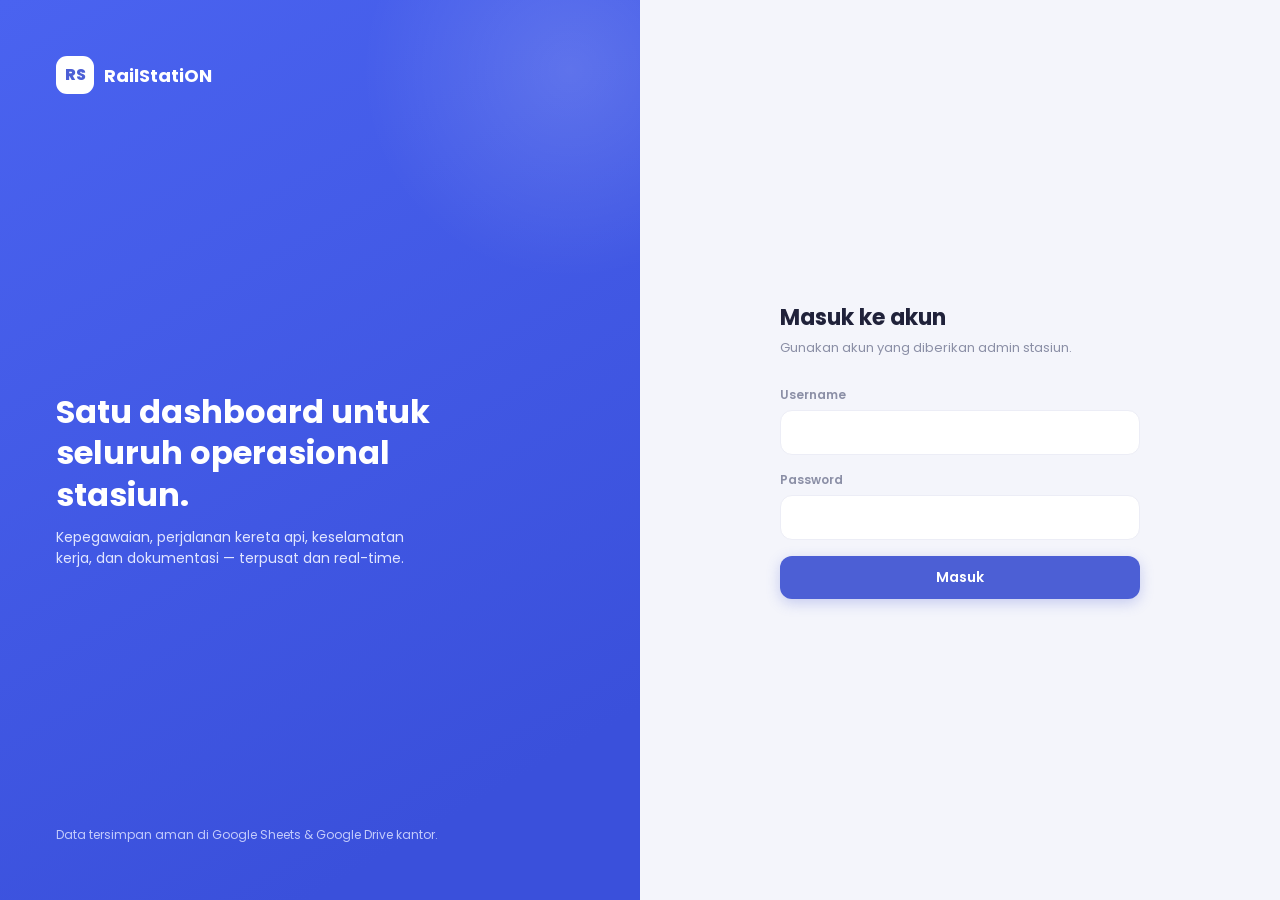
<file: index.html>
<!DOCTYPE html>
<html lang="id">
<head>
<meta charset="UTF-8">
<meta name="viewport" content="width=device-width, initial-scale=1.0">
<title>Masuk — RailStatiON</title>
<link rel="preconnect" href="https://fonts.googleapis.com">
<link href="https://fonts.googleapis.com/css2?family=Poppins:wght@400;500;600;700;800&display=swap" rel="stylesheet">
<link rel="stylesheet" href="css/style.css">
</head>
<body>

<div class="login-shell">
  <aside class="login-aside">
    <div class="brand"><div class="mark">RS</div><span>RailStatiON</span></div>
    <div>
      <h1>Satu dashboard untuk seluruh operasional stasiun.</h1>
      <p class="desc">Kepegawaian, perjalanan kereta api, keselamatan kerja, dan dokumentasi — terpusat dan real-time.</p>
    </div>
    <div class="footnote">Data tersimpan aman di Google Sheets &amp; Google Drive kantor.</div>
  </aside>

  <main class="login-main">
    <div class="login-card">
      <h2>Masuk ke akun</h2>
      <p class="sub">Gunakan akun yang diberikan admin stasiun.</p>

      <div class="error-msg" id="errorMsg"></div>

      <form id="loginForm">
        <div class="field">
          <label for="username">Username</label>
          <input type="text" id="username" autocomplete="username" required>
        </div>
        <div class="field">
          <label for="password">Password</label>
          <input type="password" id="password" autocomplete="current-password" required>
        </div>
        <button type="submit" class="btn btn-primary full" id="loginBtn">Masuk</button>
      </form>
    </div>
  </main>
</div>

<script src="js/api.js"></script>
<script>
const form = document.getElementById('loginForm');
const errorMsg = document.getElementById('errorMsg');
const loginBtn = document.getElementById('loginBtn');

(async () => {
  if (API.getToken()) {
    const check = await API.checkSession();
    if (check.ok) window.location.href = 'dashboard.html';
  }
})();

form.addEventListener('submit', async (e) => {
  e.preventDefault();
  errorMsg.classList.remove('show');
  loginBtn.disabled = true;
  loginBtn.textContent = 'Memproses...';

  const username = document.getElementById('username').value.trim();
  const password = document.getElementById('password').value;

  try {
    const result = await API.login(username, password);
    if (result.ok) window.location.href = 'dashboard.html';
    else showError(result.error || 'Login gagal');
  } catch (err) {
    showError('Tidak bisa terhubung ke server. Coba lagi.');
  } finally {
    loginBtn.disabled = false;
    loginBtn.textContent = 'Masuk';
  }
});

function showError(msg) {
  errorMsg.textContent = msg;
  errorMsg.classList.add('show');
}
</script>
</body>
</html>
</file>
<file: css/style.css>
:root {
  --primary: #4C5FD5;
  --primary-dark: #3B4BB8;
  --primary-light: #EEF0FE;
  --bg: #F4F5FB;
  --card: #FFFFFF;
  --border: #ECEDF6;
  --text: #20223A;
  --text-muted: #8B8FA6;
  --text-soft: #B7BAD1;
  --blue: #3E8EF7; --blue-bg: #E9F2FE;
  --purple: #8B5CF6; --purple-bg: #F1EBFE;
  --orange: #FF9F43; --orange-bg: #FFF1E1;
  --green: #1FBE72; --green-bg: #E5FAF0;
  --red: #F5365C; --red-bg: #FDE9ED;
  --teal: #17B8C4; --teal-bg: #E6F9FA;

  --sidebar-1: #4A63F0;
  --sidebar-2: #3A50DB;
  --sidebar-text: rgba(255,255,255,0.82);
  --sidebar-text-active: var(--primary);
  --sidebar-active-bg: #FFFFFF;
  --sidebar-hover-bg: rgba(255,255,255,0.14);
  --sidebar-border: rgba(255,255,255,0.18);

  --radius: 20px;
  --radius-sm: 12px;
  --shadow: 0 6px 24px rgba(23, 26, 51, 0.07);
  --shadow-sm: 0 2px 10px rgba(23, 26, 51, 0.05);
  --font: 'Poppins', -apple-system, BlinkMacSystemFont, 'Segoe UI', sans-serif;
}

* { box-sizing: border-box; margin: 0; padding: 0; }
body { font-family: var(--font); background: var(--bg); color: var(--text); font-size: 14px; line-height: 1.5; }

/* Default icon sizing — any inline <svg> inside these wrappers inherits color via currentColor */
.icon svg, .tab-icon svg, .icon-badge svg { width: 20px; height: 20px; stroke: currentColor; display: block; }

/* ============ LOGIN ============ */
.login-shell { min-height: 100vh; display: grid; grid-template-columns: 1fr 1fr; }
@media (max-width: 780px) { .login-shell { grid-template-columns: 1fr; } .login-aside { display: none; } }
.login-aside {
  background: linear-gradient(150deg, var(--sidebar-1), var(--sidebar-2) 85%);
  color: #fff; padding: 56px; display: flex; flex-direction: column; justify-content: space-between;
  position: relative; overflow: hidden;
}
.login-aside::before {
  content: ''; position: absolute; width: 420px; height: 420px; border-radius: 50%;
  background: radial-gradient(circle, rgba(255,255,255,0.14), transparent 70%);
  top: -140px; right: -140px;
}
.login-aside .brand { display: flex; align-items: center; gap: 10px; font-weight: 700; font-size: 18px; position: relative; }
.login-aside .brand .mark {
  width: 38px; height: 38px; border-radius: 11px; background: #fff; color: var(--primary);
  display: flex; align-items: center; justify-content: center; font-weight: 800; font-size: 16px;
}
.login-aside h1 { font-size: 32px; font-weight: 700; line-height: 1.3; max-width: 420px; margin-top: 40px; position: relative; }
.login-aside p.desc { margin-top: 12px; color: #E1E6FF; max-width: 380px; position: relative; }
.login-aside .footnote { font-size: 12px; color: #C3CBFB; position: relative; }
.login-main { display: flex; align-items: center; justify-content: center; padding: 32px; }
.login-card { width: 100%; max-width: 360px; }
.login-card h2 { font-size: 22px; font-weight: 700; margin-bottom: 4px; }
.login-card .sub { color: var(--text-muted); margin-bottom: 28px; font-size: 13px; }

/* ============ FORM ELEMENTS ============ */
.field { margin-bottom: 16px; }
.field label { display: block; font-size: 12px; font-weight: 600; color: var(--text-muted); margin-bottom: 6px; }
.field input, .field select, .field textarea {
  width: 100%; padding: 11px 14px; border: 1.5px solid var(--border); border-radius: var(--radius-sm);
  font-family: var(--font); font-size: 14px; background: #fff; color: var(--text);
}
.field input:focus, .field select:focus, .field textarea:focus {
  outline: none; border-color: var(--primary); box-shadow: 0 0 0 3px var(--primary-light);
}
.grid-stasiun-nama {
  display: grid; grid-template-columns: repeat(auto-fit, minmax(150px, 1fr));
  gap: 0 16px; padding: 16px;
}
.grid-stasiun-nama .field { margin-bottom: 0; }

.btn {
  display: inline-flex; align-items: center; justify-content: center; gap: 6px;
  padding: 11px 20px; border-radius: var(--radius-sm); border: none; font-family: var(--font);
  font-size: 14px; font-weight: 600; cursor: pointer; transition: all 0.15s ease;
}
.btn-primary { background: var(--primary); color: #fff; box-shadow: 0 4px 14px rgba(76, 95, 213, 0.28); }
.btn-primary:hover { background: var(--primary-dark); }
.btn-primary.full { width: 100%; }
.btn-secondary { background: #fff; color: var(--text); border: 1.5px solid var(--border); }
.btn-secondary:hover { background: var(--bg); }
.btn-danger { background: var(--red-bg); color: var(--red); border: none; }
.btn-danger:hover { background: #FADBD8; }
.btn:disabled { opacity: 0.6; cursor: not-allowed; }
.btn-sm { padding: 7px 14px; font-size: 12px; }

.error-msg {
  background: var(--red-bg); color: var(--red); border: 1px solid #F5C6C0;
  padding: 10px 14px; border-radius: var(--radius-sm); font-size: 13px; margin-bottom: 16px; display: none;
}
.error-msg.show { display: block; }

/* ============ APP SHELL ============ */
.app-shell { display: grid; grid-template-columns: 266px 1fr; min-height: 100vh; gap: 18px; padding: 18px; background: var(--bg); }
@media (max-width: 900px) { .app-shell { grid-template-columns: 84px 1fr; padding: 12px; gap: 12px; } .sidebar .label-text { display: none; } .sidebar .brand span { display: none; } .sidebar nav a, .sidebar .bottom button { justify-content: center; } }

.sidebar {
  background: linear-gradient(165deg, var(--sidebar-1), var(--sidebar-2) 90%);
  padding: 24px 16px; display: flex; flex-direction: column; position: relative;
  border-radius: 24px; box-shadow: 0 10px 30px rgba(30, 40, 120, 0.16);
}
.sidebar .brand { display: flex; align-items: center; gap: 10px; padding: 0 8px; margin-bottom: 32px; font-weight: 700; font-size: 17px; color: #fff; }
.sidebar .brand .mark {
  width: 36px; height: 36px; border-radius: 11px; background: #fff; color: var(--primary);
  display: flex; align-items: center; justify-content: center; font-weight: 800; font-size: 15px; flex-shrink: 0;
}
.sidebar .menu-label { font-size: 11px; text-transform: uppercase; letter-spacing: 0.05em; color: var(--sidebar-text); padding: 0 12px; margin: 18px 0 8px; }
.sidebar nav { display: flex; flex-direction: column; gap: 4px; }
.sidebar nav a {
  display: flex; align-items: center; gap: 12px; color: var(--sidebar-text); text-decoration: none;
  padding: 11px 13px; border-radius: 12px; font-size: 13.5px; font-weight: 500; transition: background 0.15s ease, color 0.15s ease, box-shadow 0.15s ease;
}
.sidebar nav a .icon { width: 20px; text-align: center; flex-shrink: 0; color: inherit; }
.sidebar nav a:hover { background: var(--sidebar-hover-bg); color: #fff; }
.sidebar nav a.active { background: var(--sidebar-active-bg); color: var(--sidebar-text-active); box-shadow: 0 6px 16px rgba(20, 24, 70, 0.22); font-weight: 600; }
.sidebar .bottom { margin-top: auto; border-top: 1px solid var(--sidebar-border); padding-top: 16px; }
.sidebar .bottom button {
  width: 100%; display: flex; align-items: center; gap: 12px; background: none; border: none;
  color: var(--sidebar-text); padding: 11px 13px; border-radius: 12px; font-size: 13.5px;
  cursor: pointer; font-family: var(--font); text-align: left;
}
.sidebar .bottom button:hover { background: rgba(255,255,255,0.16); color: #fff; }

.main { padding: 10px 20px 28px; max-width: 1280px; }
.topbar { display: flex; justify-content: space-between; align-items: center; margin-bottom: 28px; gap: 16px; flex-wrap: wrap; }
.topbar h1 { font-size: 21px; font-weight: 700; }
.topbar .sub { color: var(--text-muted); font-size: 13px; margin-top: 2px; }
.topbar .user-chip { display: flex; align-items: center; gap: 10px; }
.topbar .avatar-circle {
  width: 38px; height: 38px; border-radius: 12px; background: var(--primary-light); color: var(--primary);
  display: flex; align-items: center; justify-content: center; font-weight: 700; font-size: 14px;
}
.topbar .user-chip .who { font-size: 13px; }
.topbar .user-chip .who small { display: block; color: var(--text-muted); font-size: 11px; }

/* ============ STAT CARDS ============ */
.stat-grid { display: grid; grid-template-columns: repeat(auto-fit, minmax(220px, 1fr)); gap: 16px; margin-bottom: 24px; }
.stat-card { background: var(--card); border-radius: var(--radius); box-shadow: var(--shadow); padding: 20px; display: flex; align-items: center; gap: 14px; border: 1px solid var(--border); }
.stat-card .icon-badge { width: 46px; height: 46px; border-radius: 13px; display: flex; align-items: center; justify-content: center; flex-shrink: 0; }
.stat-card .icon-badge.blue { background: var(--blue-bg); color: var(--blue); }
.stat-card .icon-badge.purple { background: var(--purple-bg); color: var(--purple); }
.stat-card .icon-badge.orange { background: var(--orange-bg); color: var(--orange); }
.stat-card .icon-badge.green { background: var(--green-bg); color: var(--green); }
.stat-card .icon-badge.red { background: var(--red-bg); color: var(--red); }
.stat-card .icon-badge.teal { background: var(--teal-bg); color: var(--teal); }
.stat-card .label { font-size: 12px; color: var(--text-muted); margin-bottom: 2px; }
.stat-card .value { font-size: 22px; font-weight: 700; }

.panel-grid { display: grid; grid-template-columns: 2fr 1fr; gap: 16px; }
@media (max-width: 900px) { .panel-grid { grid-template-columns: 1fr; } }
.panel { background: var(--card); border-radius: var(--radius); box-shadow: var(--shadow); padding: 22px; border: 1px solid var(--border); }
.panel h3 { font-size: 15px; font-weight: 700; margin-bottom: 16px; }
.duty-list { display: flex; flex-direction: column; gap: 12px; }
.duty-item { display: flex; align-items: center; gap: 10px; font-size: 13px; }
.duty-item .dot { width: 8px; height: 8px; border-radius: 50%; background: var(--green); flex-shrink: 0; }
.duty-item .name { font-weight: 600; }
.duty-item .role { color: var(--text-muted); font-size: 12px; }

/* ============ TABS (tampilan card, mirip "manage actions") ============ */
.tabs {
  display: grid; grid-template-columns: repeat(auto-fit, minmax(200px, 1fr));
  gap: 14px; margin-bottom: 24px;
}
.tab-btn {
  display: flex; align-items: flex-start; gap: 12px; text-align: left;
  background: var(--card); border: 1.5px solid var(--border); border-radius: var(--radius);
  padding: 16px 18px; box-shadow: var(--shadow-sm); cursor: pointer;
  font-family: var(--font); transition: border-color 0.15s ease, background 0.15s ease, transform 0.15s ease, box-shadow 0.15s ease;
}
.tab-btn:hover { border-color: var(--primary); transform: translateY(-2px); box-shadow: var(--shadow); }
.tab-btn .tab-icon {
  width: 40px; height: 40px; border-radius: 12px; background: var(--primary-light); color: var(--primary);
  display: flex; align-items: center; justify-content: center; flex-shrink: 0;
  transition: background 0.15s ease, color 0.15s ease;
}
.tab-btn .tab-copy { display: flex; flex-direction: column; gap: 3px; min-width: 0; }
.tab-btn .tab-title { font-size: 13.5px; font-weight: 700; color: var(--text); }
.tab-btn .tab-desc { font-size: 11.5px; font-weight: 400; color: var(--text-muted); line-height: 1.4; }
.tab-btn.active { border-color: var(--primary); background: var(--primary-light); }
.tab-btn.active .tab-icon { background: var(--primary); color: #fff; }
.tab-btn.active .tab-title { color: var(--primary); }
.tab-panel { display: none; }
.tab-panel.active { display: block; }

/* ============ SECTION HEAD (judul + tombol Edit Data) ============ */
.section-head { display: flex; justify-content: space-between; align-items: center; margin-bottom: 14px; gap: 12px; flex-wrap: wrap; }
.section-head h3 { font-size: 15px; font-weight: 700; }
.section { margin-bottom: 28px; }
.section:last-child { margin-bottom: 0; }

/* ============ INFO CARDS (tampilan data read-only) ============ */
.info-cards { display: grid; grid-template-columns: repeat(2, 1fr); gap: 16px; }
@media (max-width: 720px) { .info-cards { grid-template-columns: 1fr; } }
.info-card { background: var(--card); border-radius: var(--radius); box-shadow: var(--shadow); padding: 20px 22px; border: 1px solid var(--border); }
.info-card h4 { font-size: 13.5px; font-weight: 700; color: var(--primary); padding-bottom: 12px; margin-bottom: 6px; border-bottom: 1px solid var(--border); }
.info-row { display: flex; justify-content: space-between; align-items: baseline; gap: 12px; padding: 8px 0; font-size: 13px; border-bottom: 1px solid var(--border); }
.info-row:last-child { border-bottom: none; }
.info-row .k { color: var(--text-muted); flex-shrink: 0; }
.info-row .v { font-weight: 600; text-align: right; word-break: break-word; }

/* ============ COMPACT CARD (entitas CRUD ditampilkan sebagai card, cth. Fasilitas) ============ */
.compact-card { padding: 18px 20px; display: flex; flex-direction: column; }
.compact-card-head { display: flex; justify-content: space-between; align-items: center; padding-bottom: 12px; margin-bottom: 4px; border-bottom: 1px solid var(--border); }
.compact-card-head h4 { padding-bottom: 0; margin-bottom: 0; border-bottom: none; }
.btn-link { background: none; border: none; color: var(--primary); font-family: var(--font); font-size: 12.5px; font-weight: 600; cursor: pointer; padding: 4px 2px; }
.btn-link:hover { text-decoration: underline; }
.mini-list { display: flex; flex-direction: column; max-height: 260px; overflow-y: auto; }
.mini-item { display: flex; justify-content: space-between; align-items: center; gap: 10px; padding: 9px 0; border-bottom: 1px solid var(--border); font-size: 13px; }
.mini-item:last-child { border-bottom: none; }
.mini-item-main { font-weight: 600; word-break: break-word; }
.mini-item-meta { display: flex; align-items: center; gap: 8px; flex-shrink: 0; }
.mini-item-sub { color: var(--text-muted); font-size: 12px; white-space: nowrap; }
.mini-empty { color: var(--text-muted); font-size: 12.5px; padding: 10px 0; }

/* ============ INLINE EDIT (edit langsung di card, tanpa modal) ============ */
.inline-input, .inline-select {
  font-family: var(--font); font-size: 13px; font-weight: 600; color: var(--text);
  border: 1.5px solid var(--border); border-radius: 8px; padding: 6px 9px; width: 100%; text-align: right;
}
.inline-input:focus, .inline-select:focus { outline: none; border-color: var(--primary); }
.edit-list { display: flex; flex-direction: column; gap: 10px; max-height: 320px; overflow-y: auto; padding-top: 2px; }
.edit-row {
  display: flex; align-items: flex-start; gap: 8px; background: #FAFAFD; border: 1px solid var(--border);
  border-radius: var(--radius-sm); padding: 10px 10px 10px 12px;
}
.edit-row-fields { display: grid; grid-template-columns: repeat(auto-fit, minmax(110px, 1fr)); gap: 8px; flex: 1; }
.edit-field { display: flex; flex-direction: column; gap: 3px; }
.edit-field label { font-size: 10.5px; color: var(--text-muted); font-weight: 600; text-transform: uppercase; letter-spacing: 0.03em; }
.edit-field input, .edit-field select {
  font-family: var(--font); font-size: 12.5px; border: 1.5px solid var(--border); border-radius: 8px;
  padding: 6px 8px; width: 100%; background: #fff;
}
.edit-field input:focus, .edit-field select:focus { outline: none; border-color: var(--primary); }
.edit-row-remove {
  background: none; border: none; color: var(--text-soft); font-size: 18px; line-height: 1; cursor: pointer;
  padding: 4px 6px; flex-shrink: 0; margin-top: 14px;
}
.edit-row-remove:hover { color: var(--red); }
.add-row-btn { margin-top: 10px; text-align: left; }
.section-head-actions { display: flex; align-items: center; gap: 8px; }

/* ============ MANAGE MODAL (dibuka lewat tombol "Edit Data") ============ */
.manage-backdrop { z-index: 40; }
.manage-modal { max-width: 920px; }
.modal-head { display: flex; justify-content: space-between; align-items: center; margin-bottom: 20px; }
.modal-head h3 { margin-bottom: 0; }
.modal-close { background: none; border: none; font-size: 22px; line-height: 1; color: var(--text-muted); cursor: pointer; padding: 0 4px; font-family: var(--font); }
.modal-close:hover { color: var(--text); }

/* ============ TOOLBAR / TABLE ============ */
.toolbar { display: flex; justify-content: space-between; gap: 10px; margin-bottom: 16px; flex-wrap: wrap; }
.toolbar input[type="search"] { padding: 10px 14px; border: 1.5px solid var(--border); border-radius: var(--radius-sm); font-size: 13px; min-width: 240px; font-family: var(--font); }

.card-panel { background: var(--card); border-radius: var(--radius); box-shadow: var(--shadow); overflow: hidden; border: 1px solid var(--border); }
table { width: 100%; border-collapse: collapse; }
th {
  text-align: left; font-size: 11px; text-transform: uppercase; letter-spacing: 0.04em; color: var(--text-muted);
  padding: 13px 18px; border-bottom: 1px solid var(--border); background: #FAFAFD; vertical-align: middle;
}
td { padding: 12px 18px; border-bottom: 1px solid var(--border); font-size: 13px; vertical-align: middle; }
tr:last-child td { border-bottom: none; }
tr:hover td { background: #FAFAFD; }

/* Highlight kolom tertentu di tabel (mis. Stasiun C di Daftar Waktu Perka)
   dengan warna biru transparan, supaya kolom itu gampang dibedakan sekilas. */
th.col-highlight, td.col-highlight { background: rgba(62, 142, 247, 0.12); }
tr:hover td.col-highlight { background: rgba(62, 142, 247, 0.20); }

/* ============ UPLOAD GAMBAR BESAR (mis. Gambar Emplasemen) ============ */
.emplasemen-card { padding: 20px; }
.emplasemen-preview-wrap {
  min-height: 420px; border-radius: var(--radius-sm); overflow: hidden;
  background: var(--bg); display: flex; align-items: center; justify-content: center;
  border: 1.5px dashed var(--border);
}
.emplasemen-preview-img { width: 100%; max-height: 560px; object-fit: contain; display: block; }
.emplasemen-empty { text-align: center; color: var(--text-muted); padding: 32px; }
.emplasemen-empty .icon { display: inline-flex; margin-bottom: 10px; }
.emplasemen-empty p { margin-top: 6px; font-size: 13.5px; }
.emplasemen-empty-sub { font-size: 12px !important; color: var(--text-soft); }
.emplasemen-upload-row { display: flex; align-items: center; gap: 12px; margin-top: 16px; }
.emplasemen-filename { font-size: 12.5px; color: var(--text-muted); }

/* Pembungkus tabel mode-lihat (mountInlineTableCard) — scroll horizontal
   sendiri supaya tabel berkolom banyak (mis. Daftar Waktu Perka) tidak
   terpotong oleh overflow:hidden milik .card-panel / .compact-card. */
[data-role="view-wrap"] { overflow-x: auto; }
[data-role="view-wrap"] table { min-width: 100%; }
[data-role="view-wrap"] th { white-space: nowrap; }

.avatar { width: 32px; height: 32px; border-radius: 50%; object-fit: cover; background: var(--border); display: inline-block; vertical-align: middle; }
.badge { display: inline-block; font-size: 11px; font-weight: 600; padding: 4px 10px; border-radius: 100px; }
.badge-green { background: var(--green-bg); color: var(--green); }
.badge-red { background: var(--red-bg); color: var(--red); }
.badge-orange { background: var(--orange-bg); color: var(--orange); }
.badge-blue { background: var(--blue-bg); color: var(--blue); }
.badge-purple { background: var(--purple-bg); color: var(--purple); }

.row-actions { display: flex; gap: 14px; }
.row-actions button { background: none; border: none; cursor: pointer; font-size: 12px; font-weight: 600; color: var(--primary); padding: 0; font-family: var(--font); }
.row-actions button.danger { color: var(--red); }
.row-actions button:hover { text-decoration: underline; }

.empty-state { text-align: center; padding: 56px 16px; color: var(--text-muted); }
.loading-text { color: var(--text-muted); font-size: 13px; padding: 20px; text-align: center; }
a.file-link { color: var(--primary); font-weight: 600; text-decoration: none; }
a.file-link:hover { text-decoration: underline; }

/* ============ MODAL ============ */
.modal-backdrop { position: fixed; inset: 0; background: rgba(23, 26, 51, 0.5); display: none; align-items: center; justify-content: center; padding: 20px; z-index: 50; }
.modal-backdrop.show { display: flex; }
.modal { background: #fff; border-radius: var(--radius); width: 100%; max-width: 540px; max-height: 90vh; overflow-y: auto; padding: 28px; }
.modal h3 { font-size: 17px; margin-bottom: 20px; font-weight: 700; }
.modal .grid-2 { display: grid; grid-template-columns: 1fr 1fr; gap: 0 16px; }
.modal-actions { display: flex; justify-content: flex-end; gap: 10px; margin-top: 22px; }
.foto-preview { width: 72px; height: 72px; border-radius: 50%; object-fit: cover; background: var(--bg); border: 1px solid var(--border); margin-bottom: 12px; }

/* ---------- Tabel edit inline (mountInlineTableCard) ---------- */
.edit-table-wrap { overflow-x: auto; }
.edit-table-wrap table { min-width: 100%; }
.edit-table-wrap td { padding: 6px 8px; }
.edit-table-wrap th { white-space: nowrap; }
.edit-table-wrap input, .edit-table-wrap select {
  width: 100%; min-width: 90px; padding: 7px 9px; border: 1.5px solid var(--border);
  border-radius: 6px; font-size: 12.5px; font-family: var(--font); background: #fff;
}
.edit-table-wrap input:focus, .edit-table-wrap select:focus { outline: none; border-color: var(--primary); }
.edit-table-wrap .edit-row-remove { background: none; border: none; color: var(--text-muted); font-size: 17px; line-height: 1; cursor: pointer; padding: 4px; }
.edit-table-wrap .edit-row-remove:hover { color: var(--red); }
.edit-table-wrap .add-row-btn { margin-top: 10px; padding-left: 18px; }

/* ---------- Matrix Jadwal Dinas ---------- */
.matrix-wrap { overflow-x: auto; }
.matrix-table { min-width: 100%; border-collapse: collapse; }
.matrix-table th, .matrix-table td { padding: 6px 7px; font-size: 11.5px; text-align: center; white-space: nowrap; border: 1px solid var(--border); }
.matrix-table thead th { background: #FAFAFD; font-weight: 700; text-transform: none; letter-spacing: 0; color: var(--text); }
.matrix-table td.name-col { text-align: left; font-weight: 600; }
.matrix-table th.day-sunday { color: var(--red); }
.matrix-table td.cell-ct { background: #FDE94A; font-weight: 700; }
.matrix-table td.cell-rest { background: var(--blue); color: #fff; font-weight: 700; }
.matrix-table td.cell-libur { color: var(--red); font-weight: 700; }
.matrix-table input[type="text"] {
  width: 34px; text-align: center; padding: 3px 2px; font-size: 11.5px;
  border: 1.5px solid var(--border); border-radius: 4px; font-family: var(--font);
}
.matrix-table input[type="text"]:focus { outline: none; border-color: var(--primary); }

/* ---------- Global loading overlay (popup saat memuat data) ---------- */
.global-loading-overlay {
  position: fixed; inset: 0; z-index: 9999;
  background: rgba(20, 22, 41, 0.35);
  display: flex; align-items: center; justify-content: center;
  opacity: 0; pointer-events: none;
  transition: opacity 0.15s ease;
}
.global-loading-overlay.show { opacity: 1; pointer-events: auto; }
.global-loading-box {
  background: #fff; border-radius: 14px; padding: 22px 30px;
  display: flex; align-items: center; gap: 14px;
  box-shadow: 0 12px 40px rgba(20, 22, 41, 0.25);
  transform: translateY(6px); transition: transform 0.15s ease;
}
.global-loading-overlay.show .global-loading-box { transform: translateY(0); }
.global-loading-spinner {
  width: 22px; height: 22px; flex-shrink: 0;
  border: 3px solid rgba(76, 95, 213, 0.2);
  border-top-color: var(--primary);
  border-radius: 50%;
  animation: global-loading-spin 0.7s linear infinite;
}
.global-loading-text { font-size: 13.5px; font-weight: 600; color: var(--text); }
@keyframes global-loading-spin { to { transform: rotate(360deg); } }
</file>
